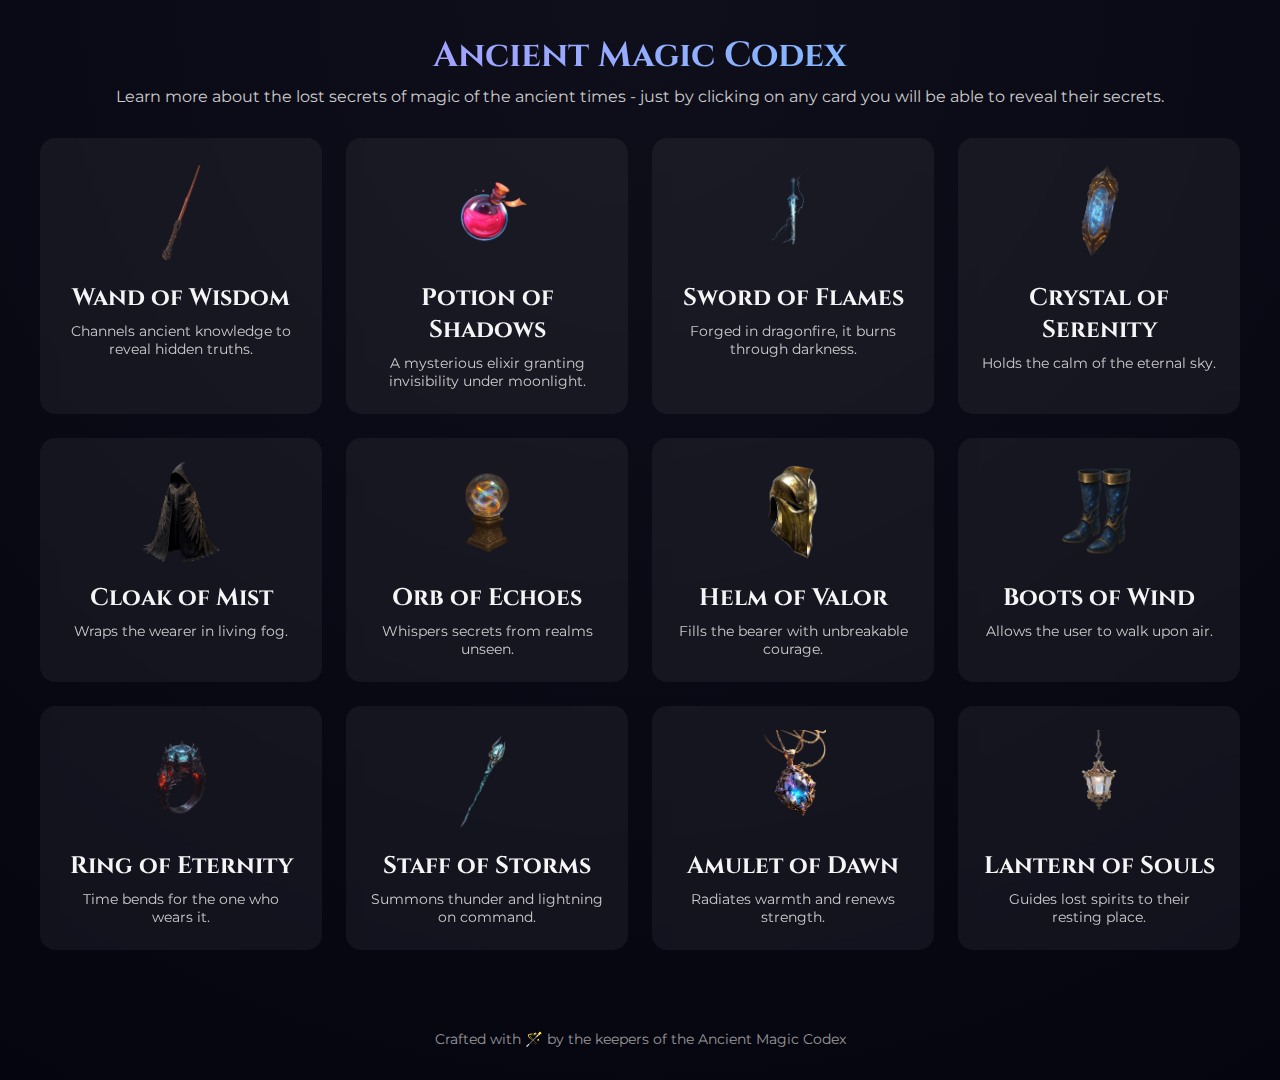
<file: index.html>
<!DOCTYPE html>
<html lang="en">
<head>
    <!-- Here we sets the Document type to HTML5-->
    <meta charset="UTF-8" />

    <!-- Making the website or webpage responsive for mobile devices.-->
    <meta name="viewport" content="width=device-width, initial-scale=1.0" />
    <title>Ancient Magic Codex</title>

    <!-- I am importing custom fonts from google fonts.-->
    <link href="https://fonts.googleapis.com/css2?family=Cinzel:wght@600&family=Montserrat:wght@300;600&display=swap" rel="stylesheet">

    <!-- Linked the external CSS file for styling n all...-->
    <link rel="stylesheet" href="style.css" />
</head>
<body>

    <!-- Header of the website.-->
    <header class="header">

        <!-- Emoji was looking odd so i removed it now it's looking good ig😁 -->
        <h1 class="title"> Ancient Magic Codex </h1>
        <p class="subtitle">Learn more about the lost secrets of magic of the ancient times - just by clicking on any card you will be able to reveal their secrets.</p>
    </header>
    <main>

        <!--here i will add cards by javascript.-->
        <div class="card-container" id="cardContainer"></div>
    </main>

    <footer class="footer">
        <p>Crafted with 🪄 by the keepers of the Ancient Magic Codex</p>
    </footer>

<!--linking the javaScript here now.-->
    <script src="script.js"></script>
</body>
</html>
</file>
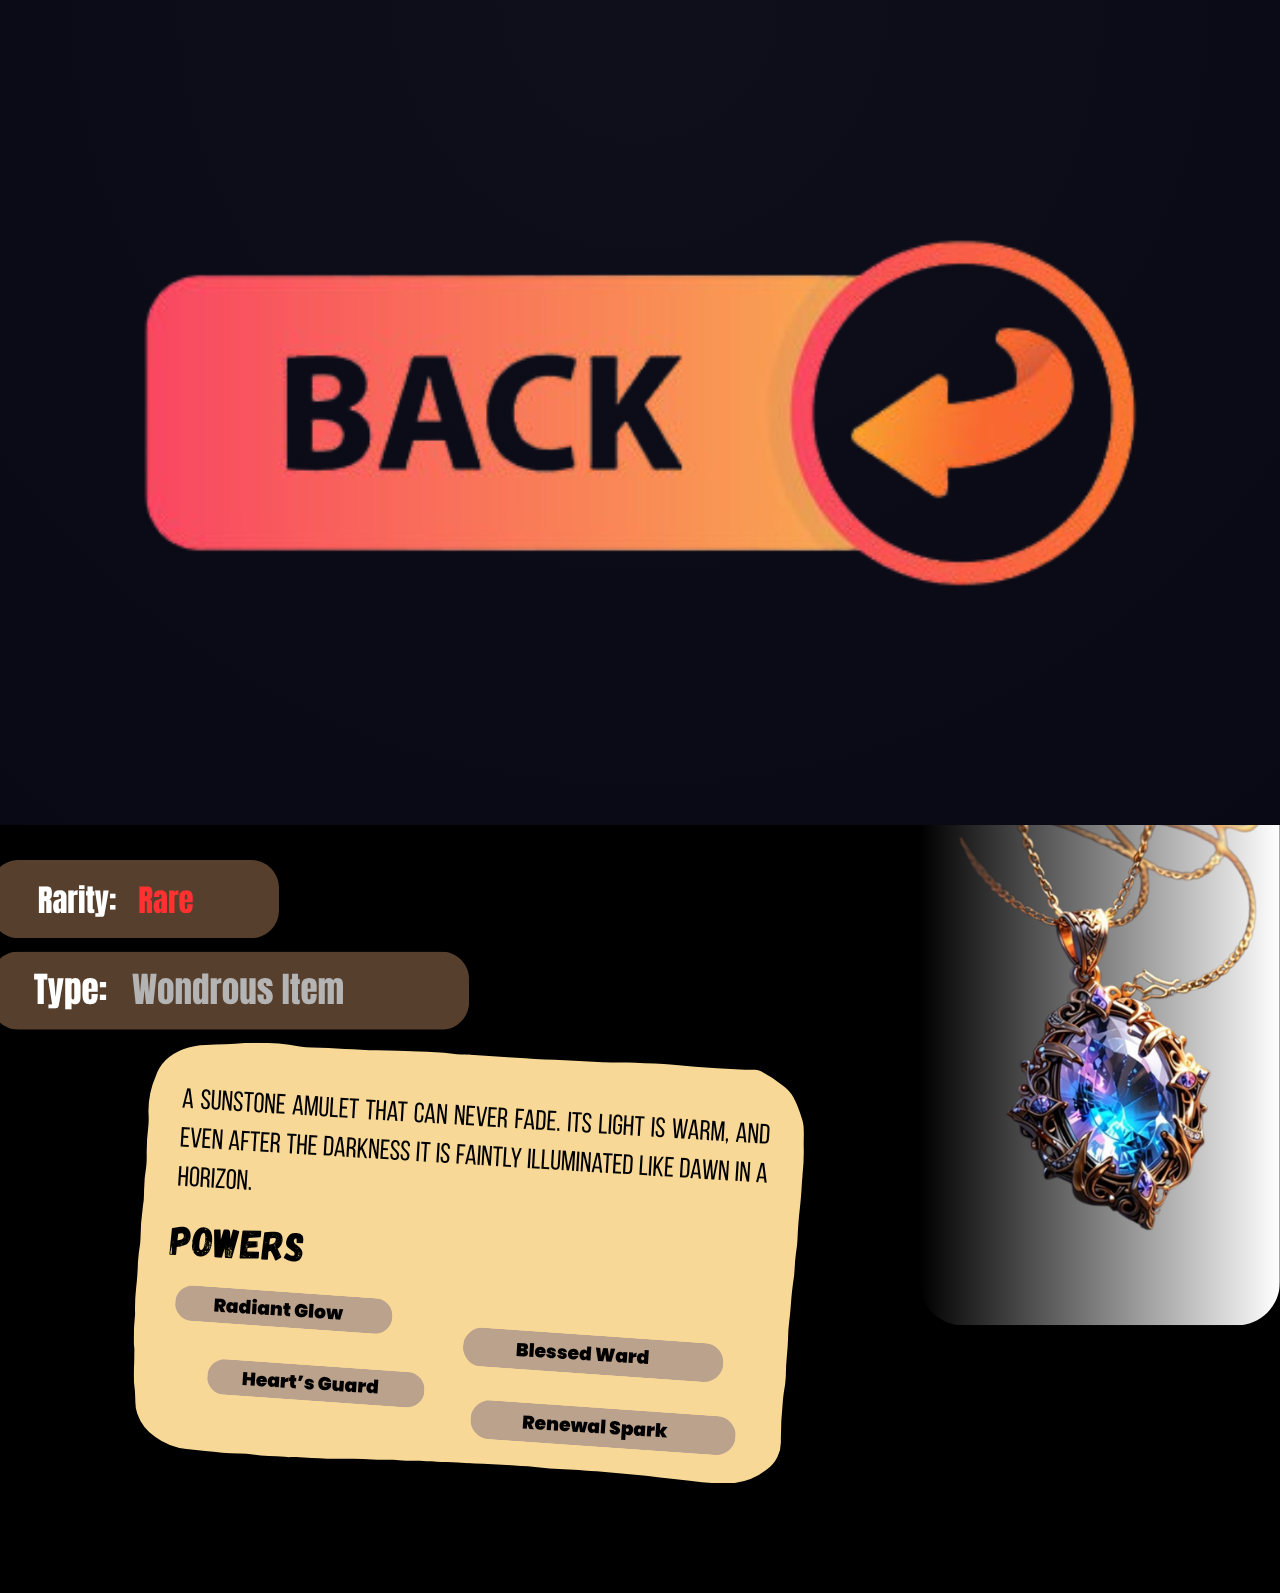
<file: amulet.html>
<!DOCTYPE html>
<html lang="en">
<head>
  <meta charset="UTF-8">
  <meta name="viewport" content="width=device-width, initial-scale=1.0">
  <title>Amulet of Dawn</title>
  <link rel="stylesheet" href="style.css">
</head>
<body class="item-page">

  <!-- Back button (bottom left side) -->
  <img 
    src="assets/back-button.png" 
    alt="Back Button" 
    class="back-img-btn" 
    onclick="window.location.href='index.html'">

  <!-- Main image of the Amulet with all the details on the image when you click on the card of amulet -->
  <img 
    src="assets/Amulet_Page.png" 
    alt="Amulet of Dawn" 
    class="item-full">

</body>
</html>
</file>
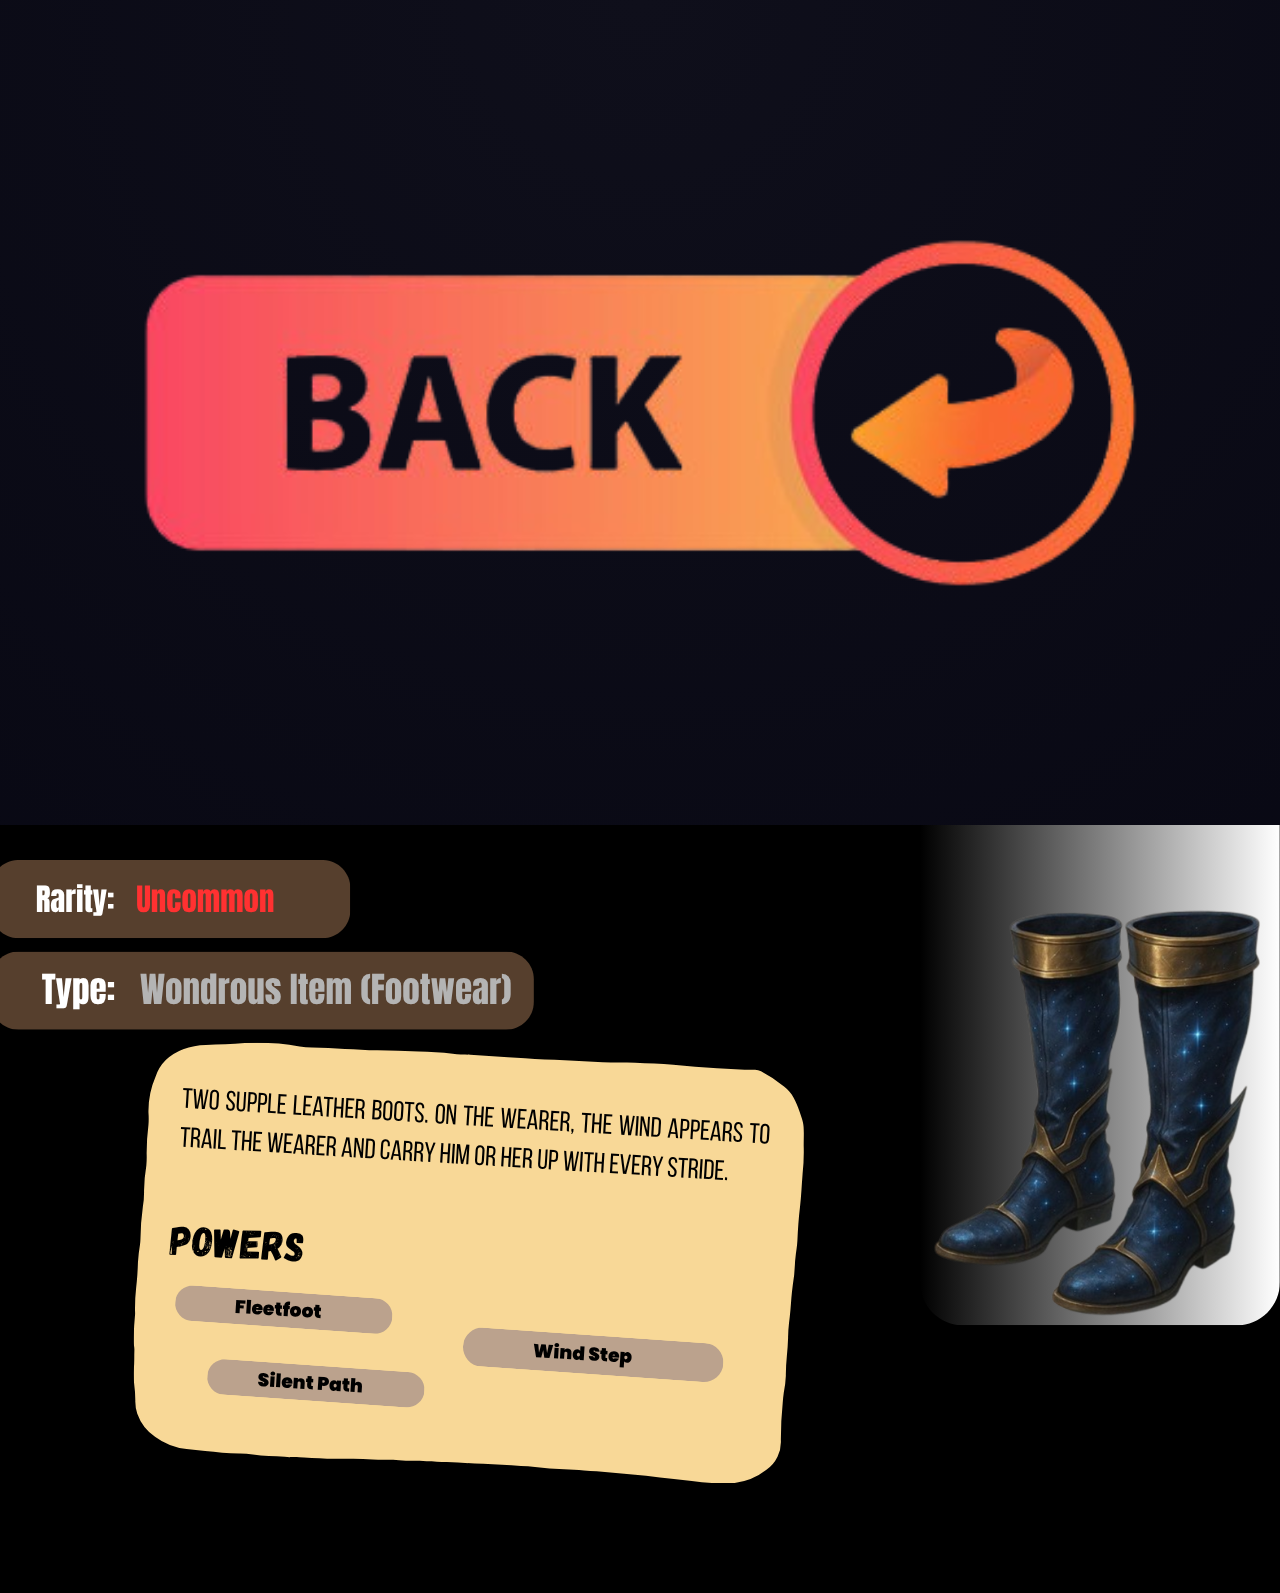
<file: boots.html>
<!DOCTYPE html>
<html lang="en">
<head>
  <meta charset="UTF-8">
  <meta name="viewport" content="width=device-width, initial-scale=1.0">
  <title>Boots of Wind</title>
  <link rel="stylesheet" href="style.css">
</head>
<body class="item-page">

  <!-- Back button (bottom left side) -->
  <img 
    src="assets/back-button.png" 
    alt="Back Button" 
    class="back-img-btn" 
    onclick="window.location.href='index.html'">

  <!-- Main image of the Boot with all the details on the image when you click on the card of boot -->
  <img 
    src="assets/Boot_Page.png" 
    alt="Boots of Wind" 
    class="item-full">

</body>
</html>
</file>
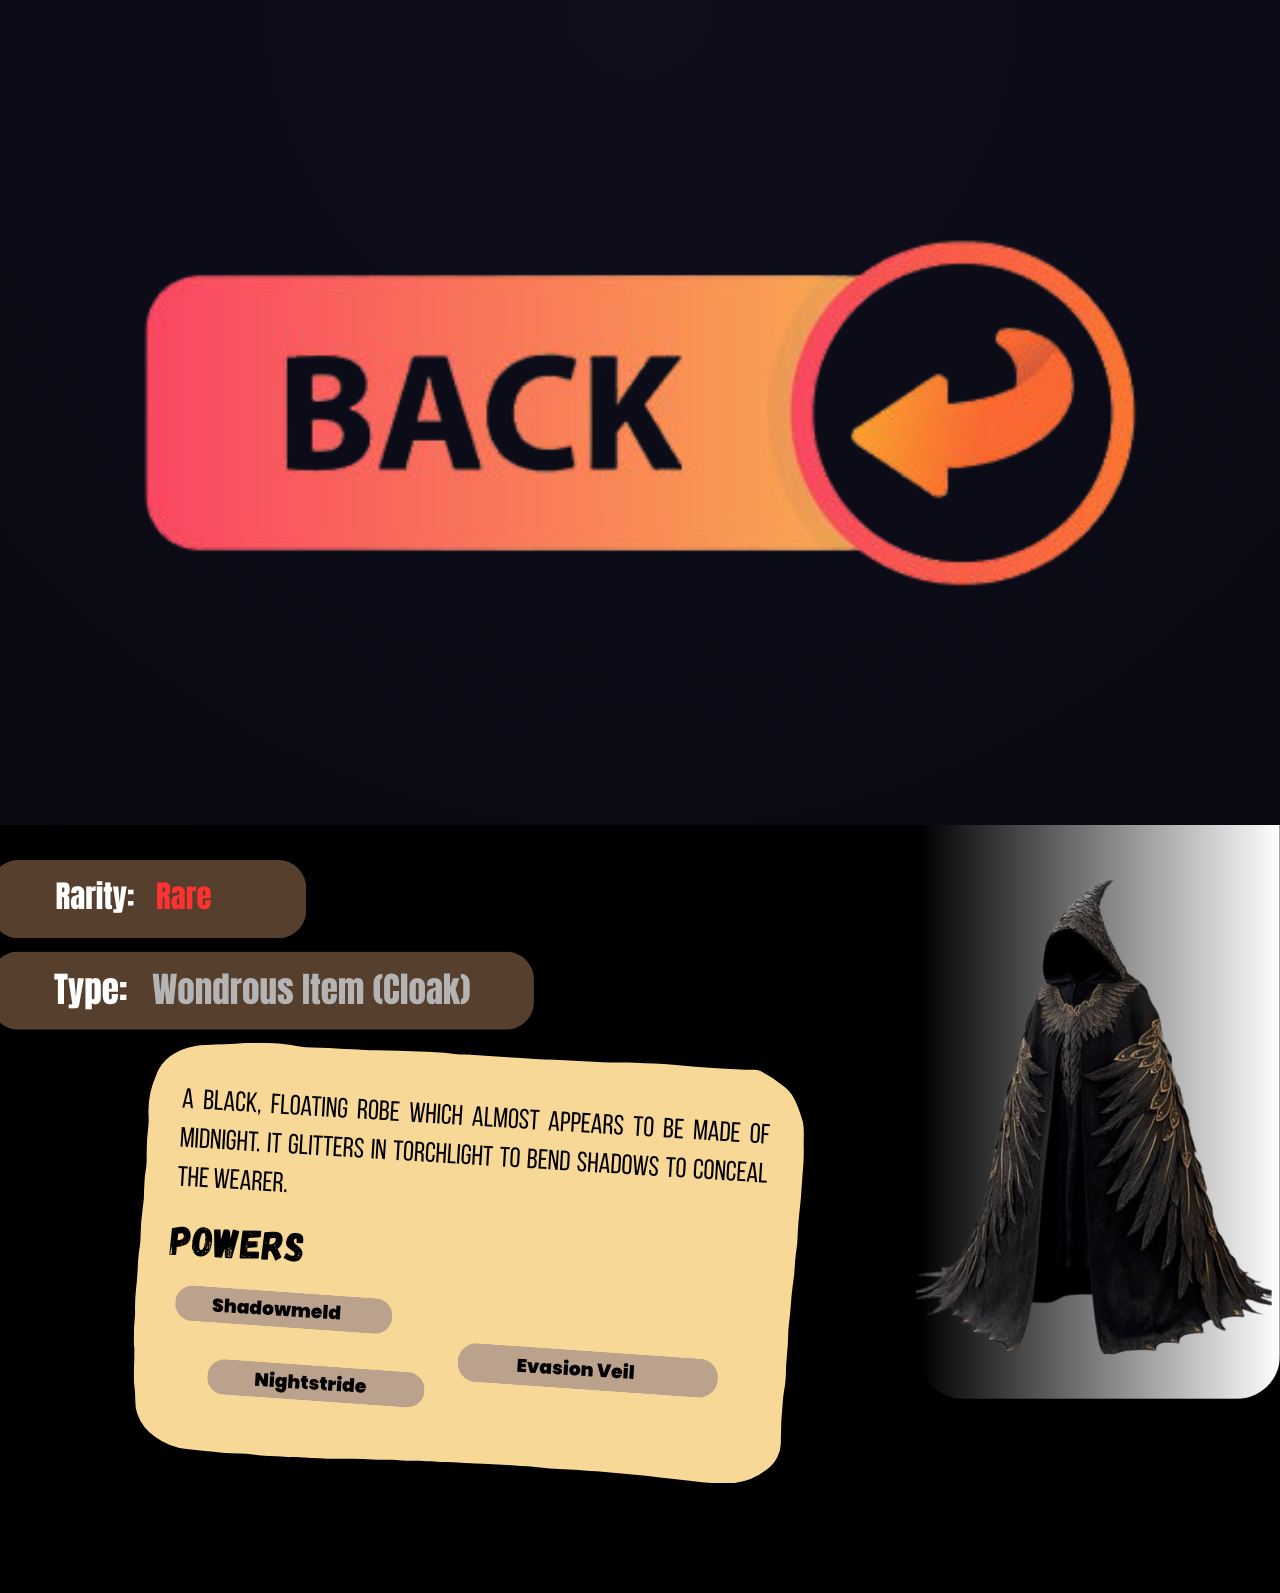
<file: cloak.html>
<!DOCTYPE html>
<html lang="en">
<head>
  <meta charset="UTF-8">
  <meta name="viewport" content="width=device-width, initial-scale=1.0">
  <title>Cloak of Mist</title>
  <link rel="stylesheet" href="style.css">
</head>
<body class="item-page">

  <!-- Back button (bottom left side) -->
  <img 
    src="assets/back-button.png" 
    alt="Back Button" 
    class="back-img-btn" 
    onclick="window.location.href='index.html'">

  <!-- Main image of the Cloak with all the details on the image when you click on the card of cloak -->
  <img 
    src="assets/Cloak_Page.png" 
    alt="Cloak of Mist" 
    class="item-full">

</body>
</html>
</file>
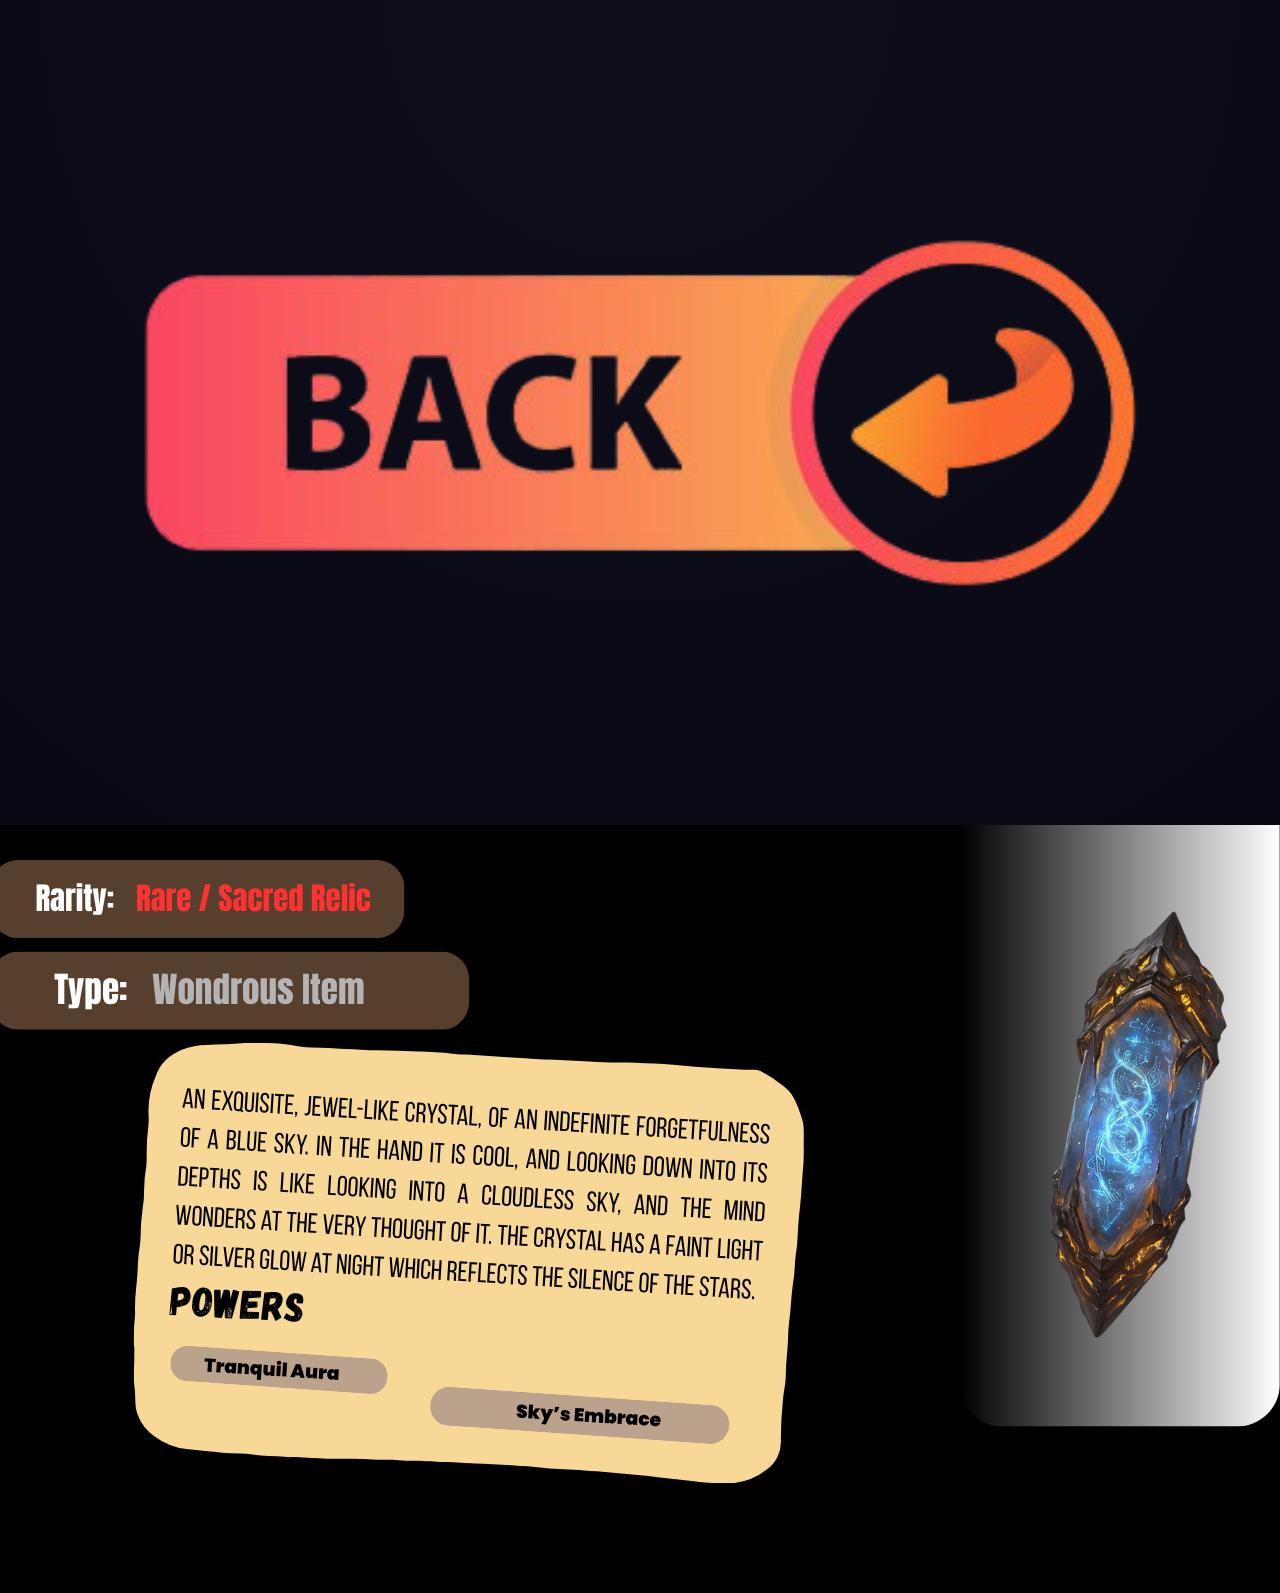
<file: crystal.html>
<!DOCTYPE html>
<html lang="en">
<head>
  <meta charset="UTF-8">
  <meta name="viewport" content="width=device-width, initial-scale=1.0">
  <title>Crystal of Serenity - Magic Relic</title>
  <link rel="stylesheet" href="style.css">
</head>
<body class="item-page">

  <!-- Back button (bottom left side) -->
  <img 
    src="assets/back-button.png" 
    alt="Back Button" 
    class="back-img-btn" 
    onclick="window.location.href='index.html'">

  <!-- Main image of the Crystal with all the details on the image when you click on the card of crystal -->
  <img 
    src="assets/Crystal_Page.png" 
    alt="Crystal of Serenity" 
    class="item-full">

</body>
</html>
</file>
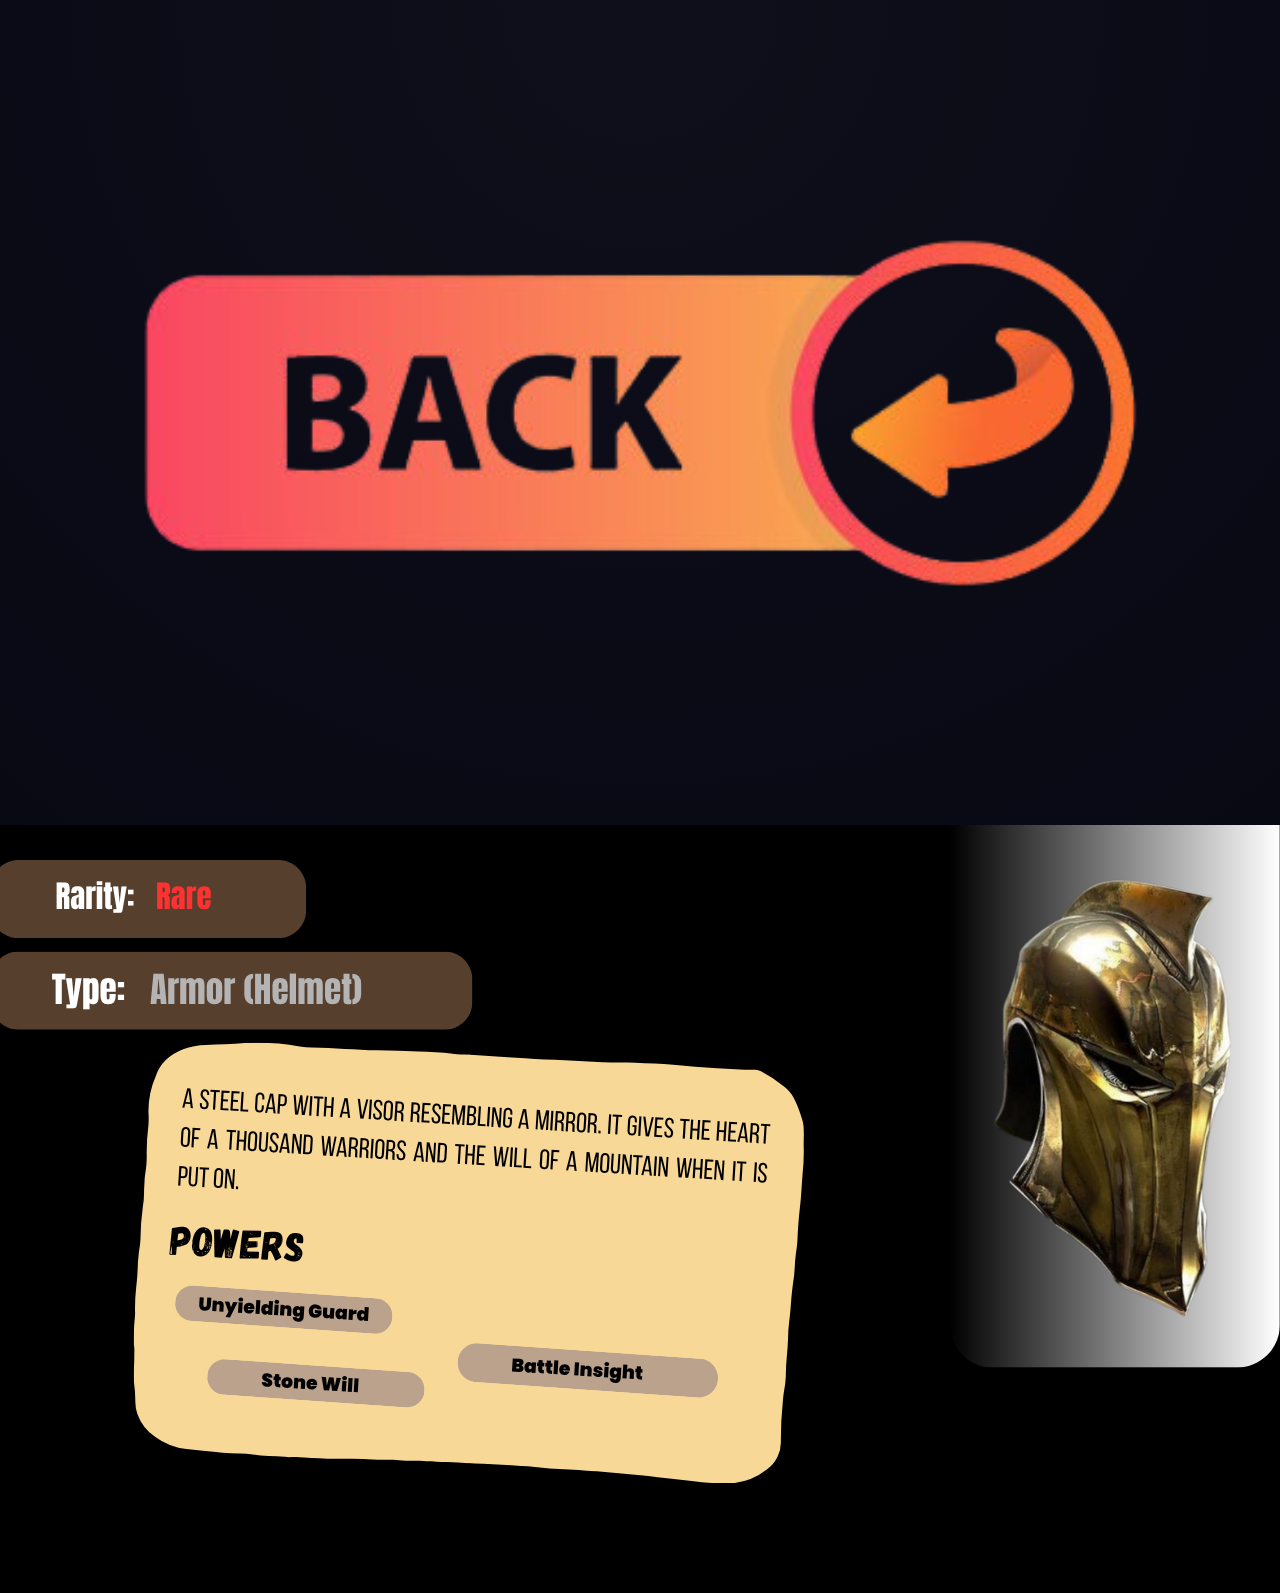
<file: helm.html>
<!DOCTYPE html>
<html lang="en">
<head>
  <meta charset="UTF-8">
  <meta name="viewport" content="width=device-width, initial-scale=1.0">
  <title>Helm of Valor</title>
  <link rel="stylesheet" href="style.css">
</head>
<body class="item-page">

  <!-- Back button (bottom left side) -->
  <img 
    src="assets/back-button.png" 
    alt="Back Button" 
    class="back-img-btn" 
    onclick="window.location.href='index.html'">

  <!-- Main image of the Helm with all the details on the image when you click on the card of helm -->
  <img 
    src="assets/Helm_Page.png" 
    alt="Helm of Valor" 
    class="item-full">

</body>
</html>
</file>
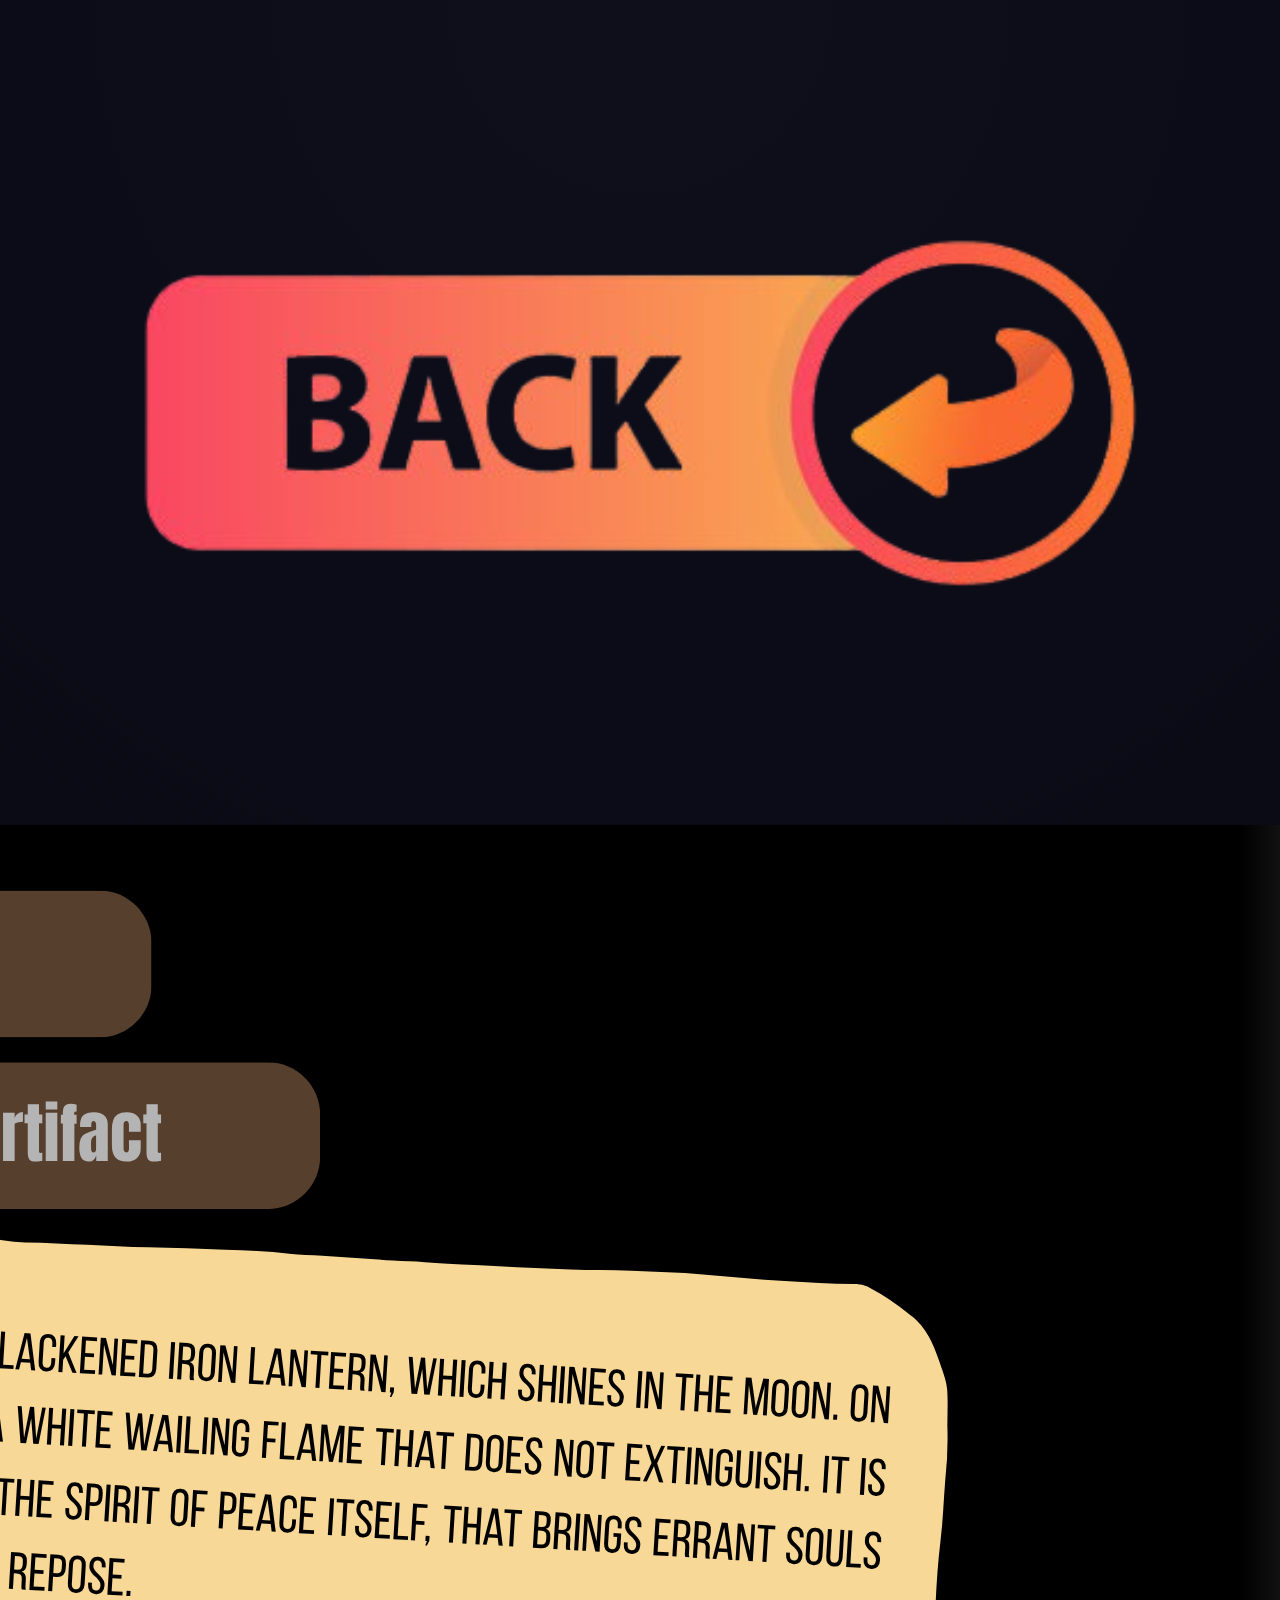
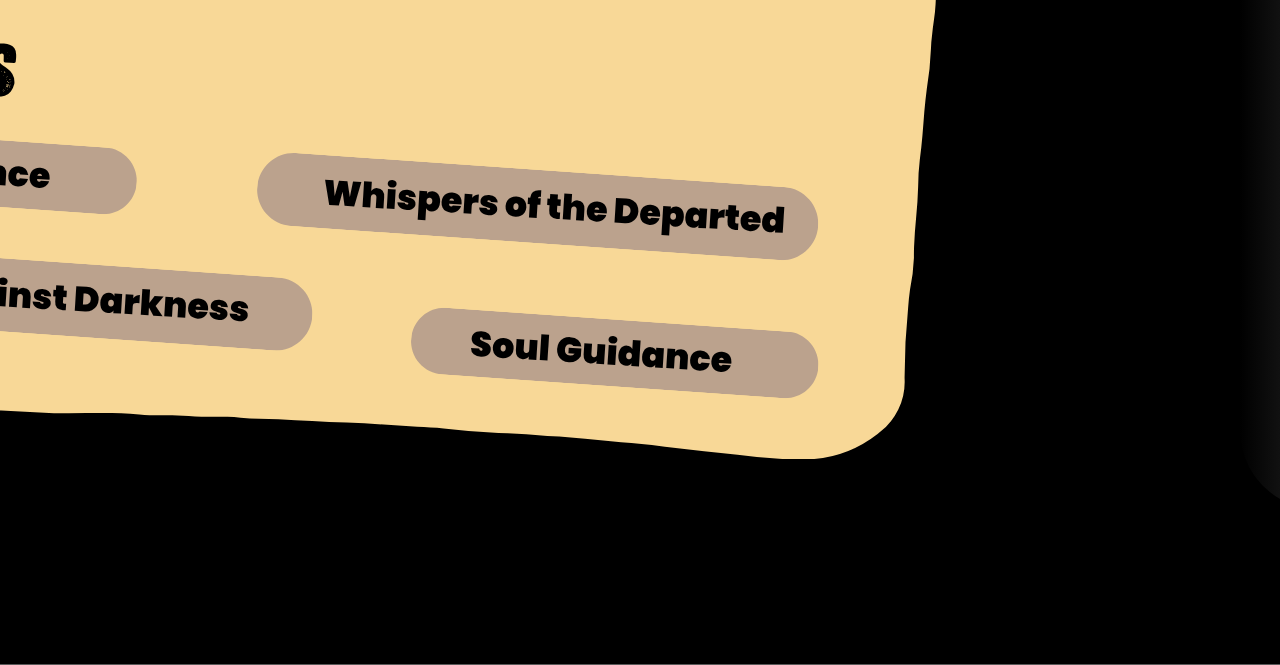
<file: item.html>
<!DOCTYPE html>
<html lang="en">
<head>
  <meta charset="UTF-8">
  <meta name="viewport" content="width=device-width, initial-scale=1.0">
  <title>Lantern of Souls - Magic Relic</title>
  <link rel="stylesheet" href="style.css">
</head>
<body class="item-page">

  <!-- user clicks the image on the left bottom "BACK" so this will take user to index.html -->
  <img 
    src="assets/back-button.png" 
    alt="Back Button" 
    class="back-img-btn"
    onclick="window.location.href='index.html'">

  <!-- Main image background for item -->
  <img src="assets/Lantern_Page.png" class="full-image" alt="Lantern of Souls">

</body>
</html>
</file>
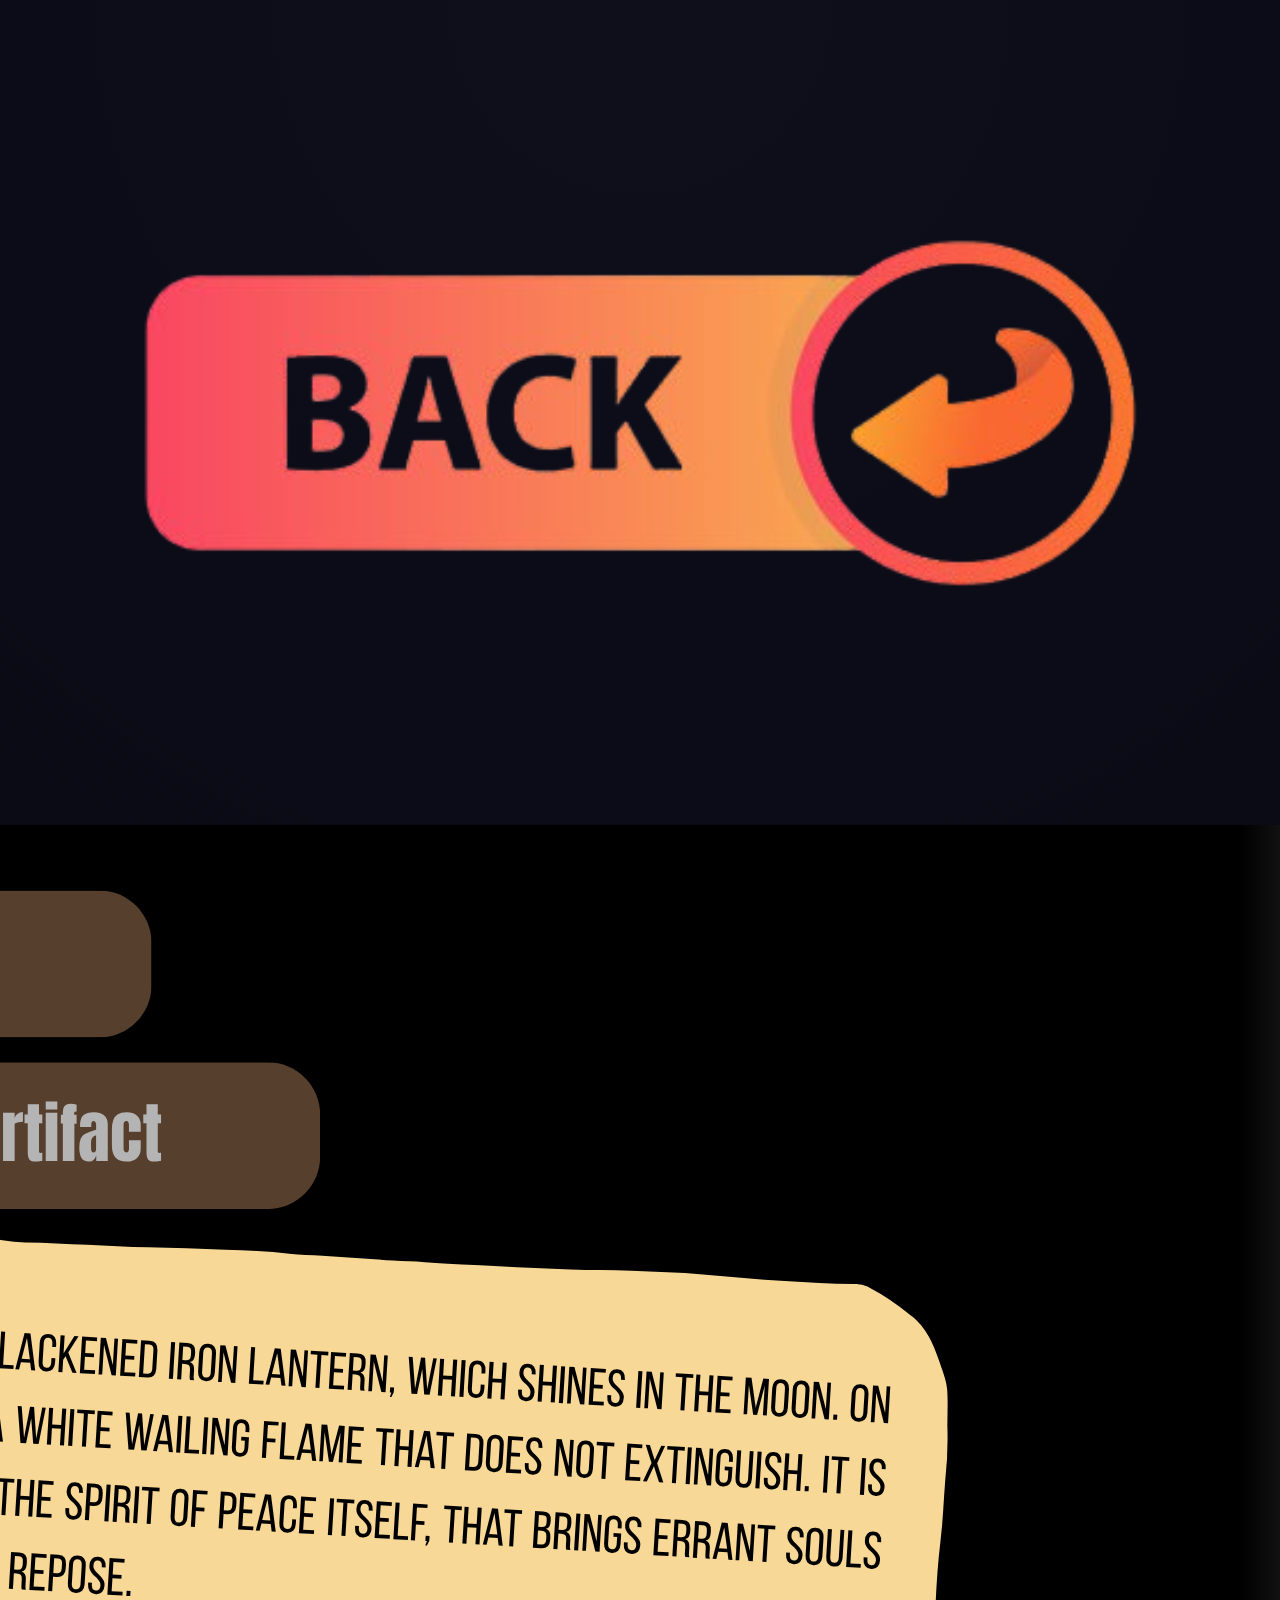
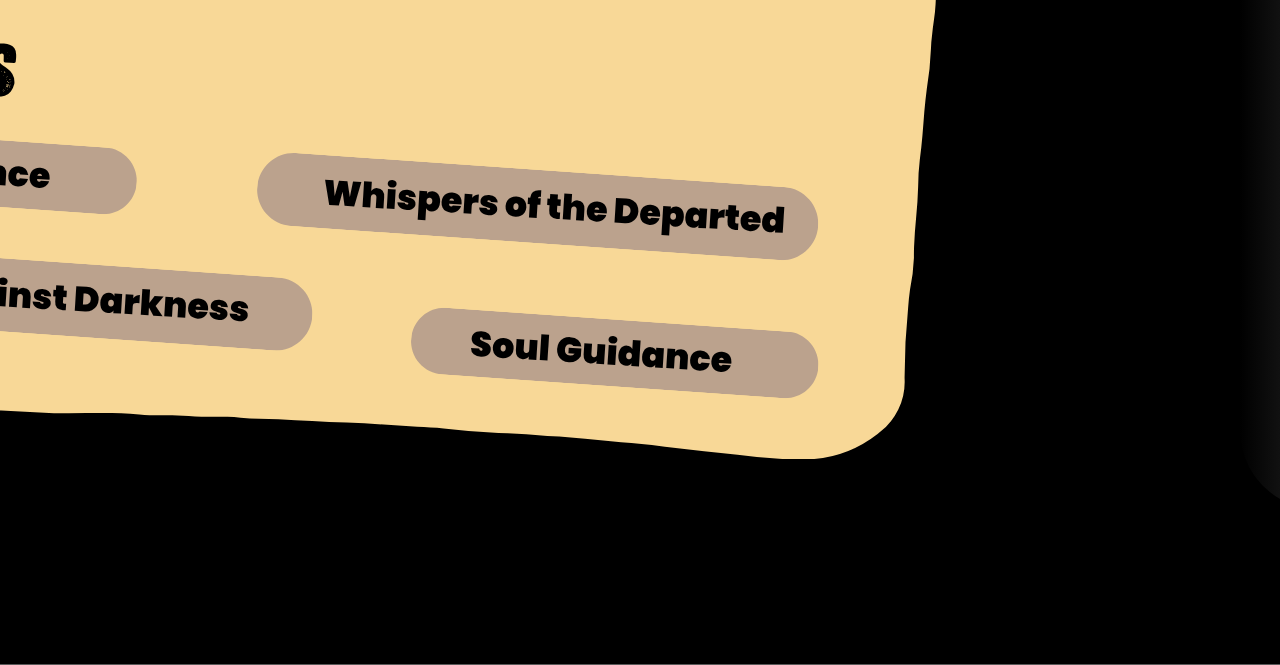
<file: lantern.html>
<!DOCTYPE html>
<html lang="en">
<head>
    <meta charset="UTF-8" />
    <meta name="viewport" content="width=device-width, initial-scale=1.0" />
    <title>Lantern of Souls</title>
    <link rel="stylesheet" href="style.css">
</head>
<body class="item-page">
<!-- Back Button with image that is inside assets -->
    <img
    src="assets/back-button.png"
    alt="Back to Codex"
    class="back-img-btn"
    onclick="window.location.href='index.html'">
    
<!-- A image that contains the details of the magic item -->
    <img
    src="assets/Lantern_Page.png"
    alt="Lantern of Souls"
    class="full-image">

</body>
</html>
</file>
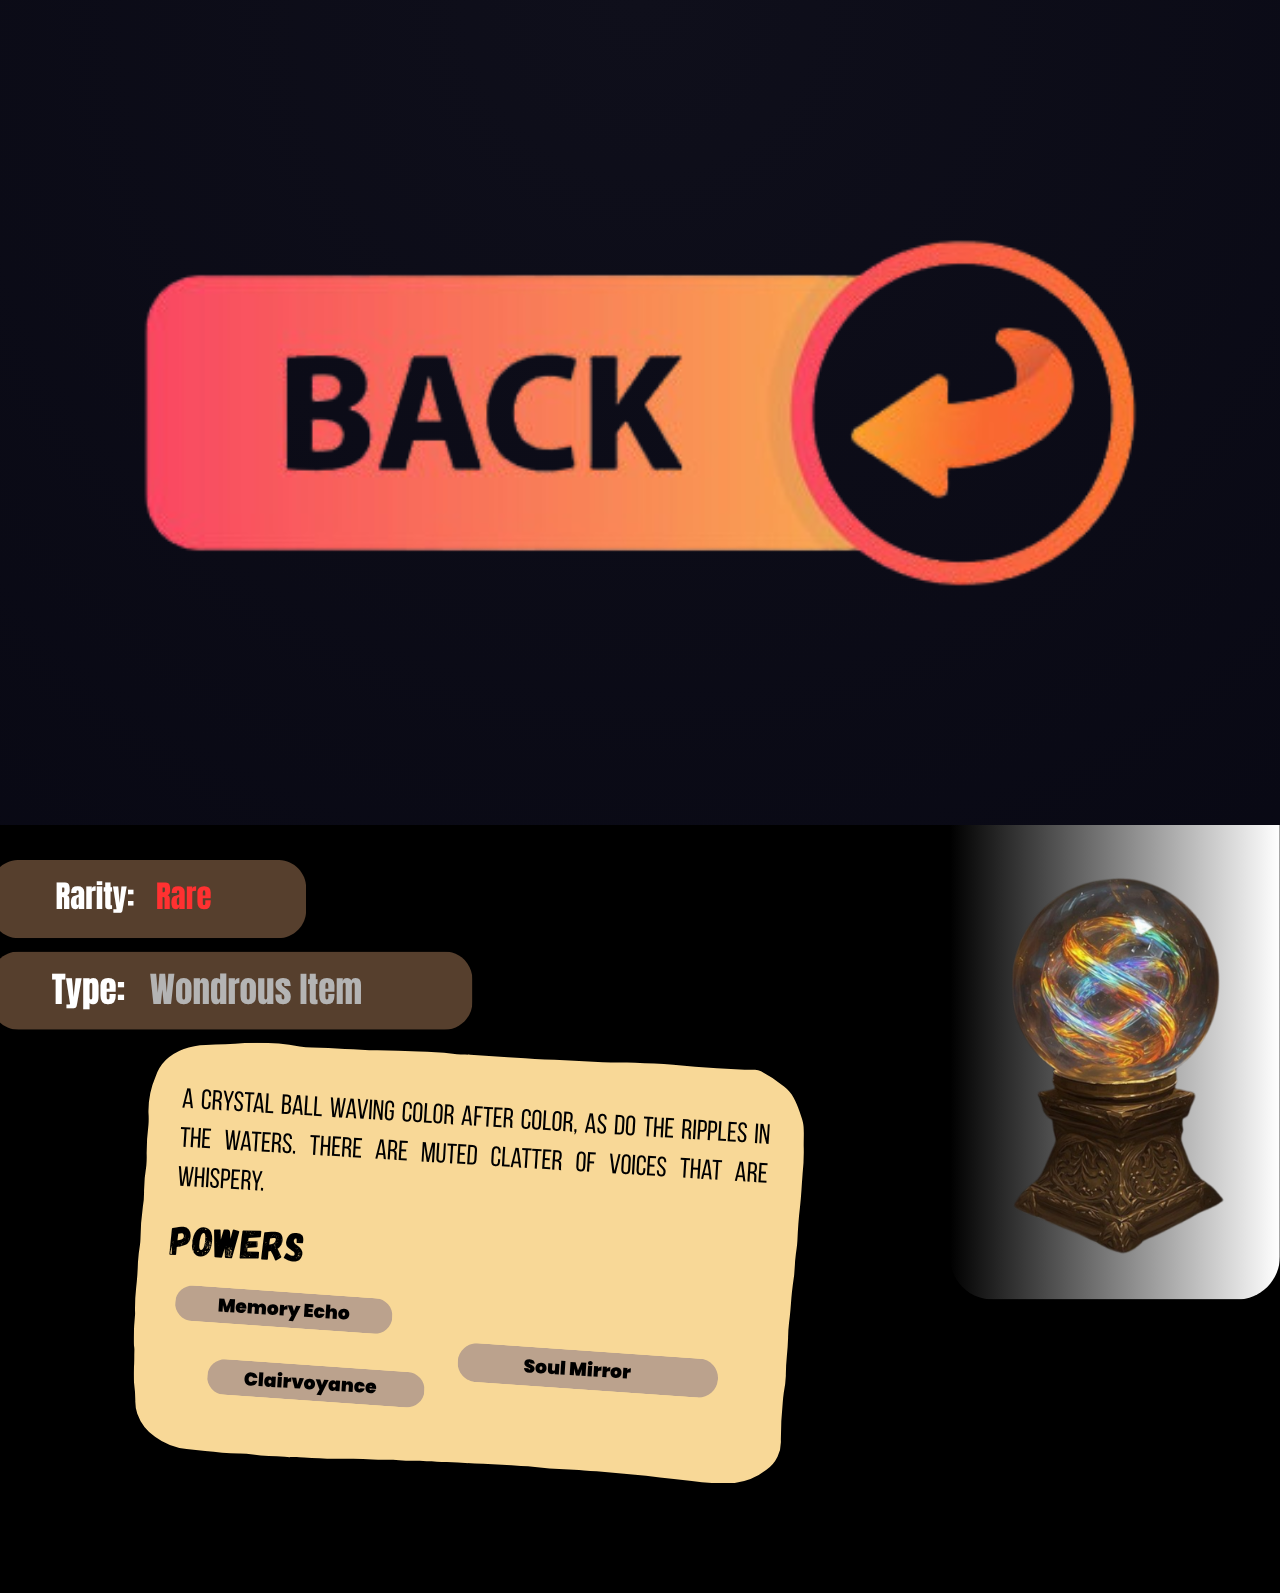
<file: orb.html>
<!DOCTYPE html>
<html lang="en">
<head>
  <meta charset="UTF-8">
  <meta name="viewport" content="width=device-width, initial-scale=1.0">
  <title>Orb of Echoes</title>
  <link rel="stylesheet" href="style.css">
</head>
<body class="item-page">

  <!-- Back button (bottom left side) -->
  <img 
    src="assets/back-button.png" 
    alt="Back Button" 
    class="back-img-btn" 
    onclick="window.location.href='index.html'">

  <!-- Main image of the Orb with all the details on the image when you click on the card of orb -->
  <img 
    src="assets/Orb_Page.png" 
    alt="Orb of Echoes" 
    class="item-full">

</body>
</html>
</file>
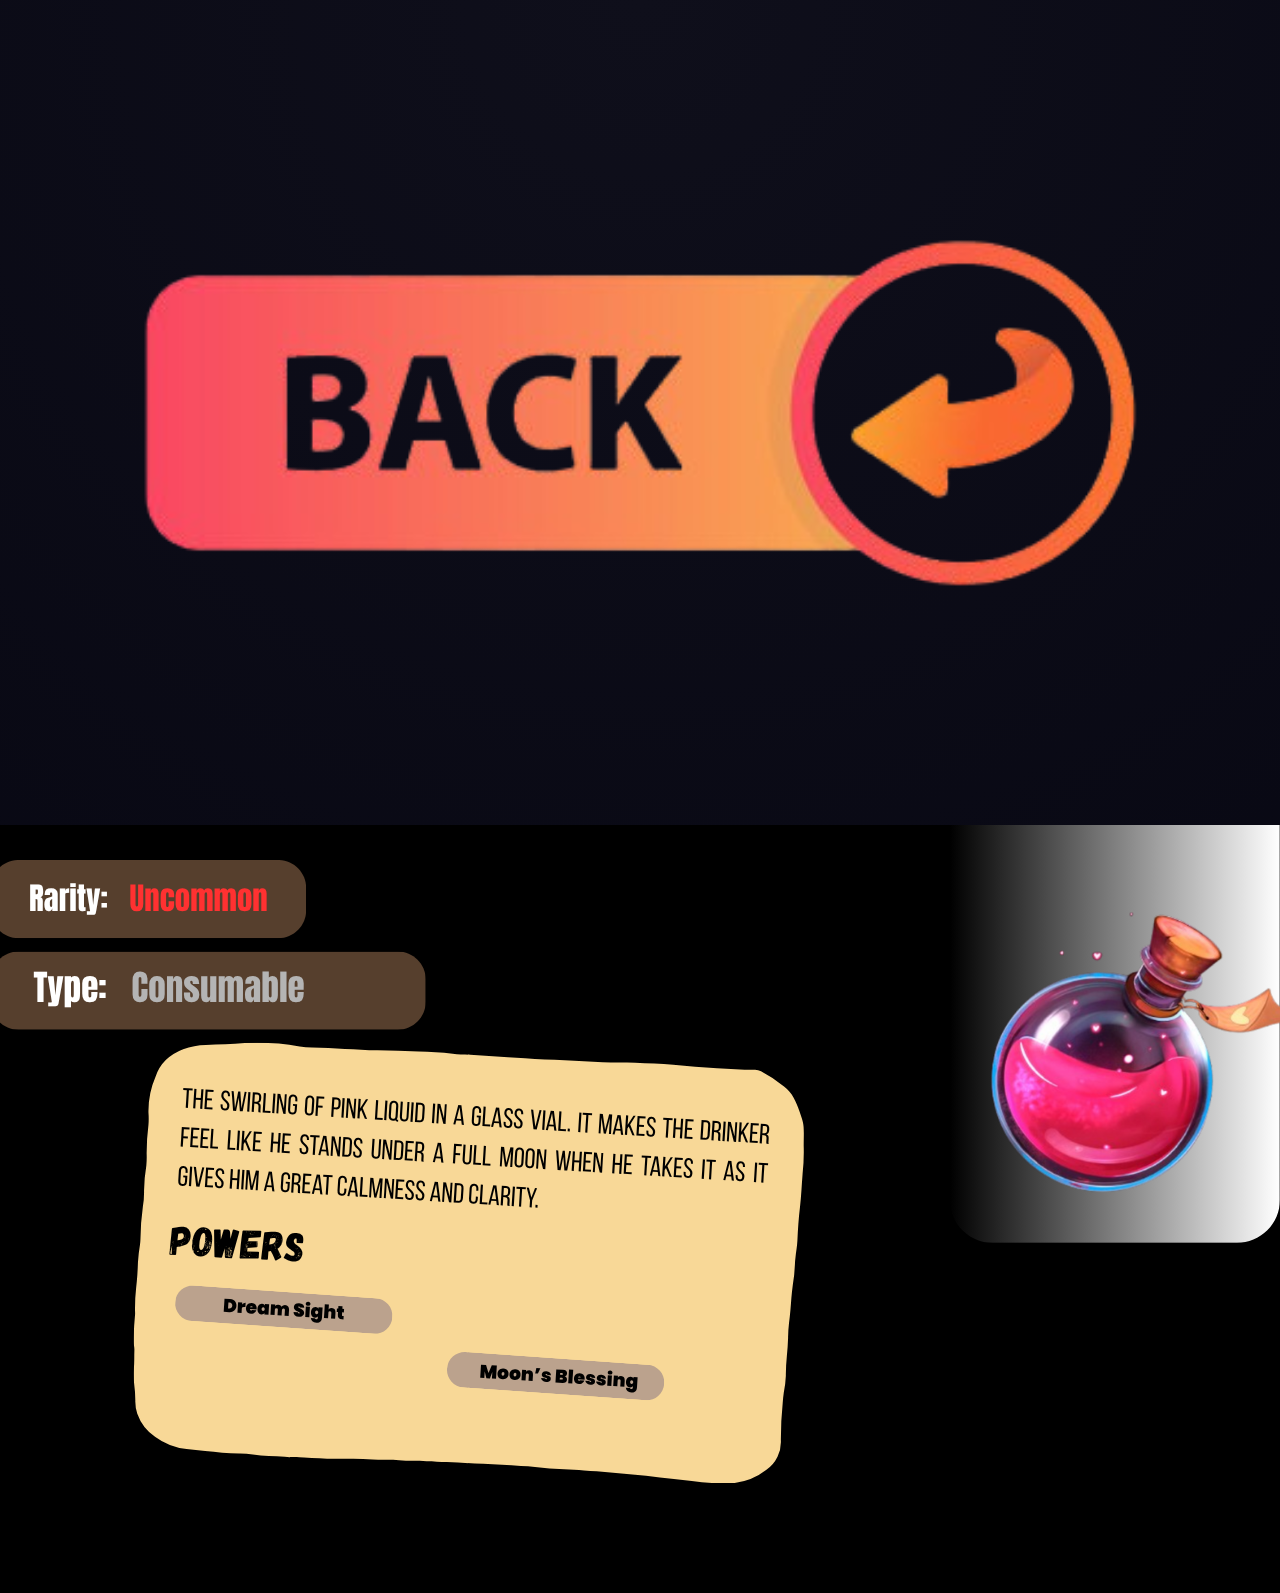
<file: potion.html>
<!DOCTYPE html>
<html lang="en">
<head>
  <meta charset="UTF-8">
  <meta name="viewport" content="width=device-width, initial-scale=1.0">
  <title>Wand of Wisdom</title>
  <link rel="stylesheet" href="style.css">
</head>
<body class="item-page">

  <!-- Back button (bottom left side) -->
  <img 
    src="assets/back-button.png" 
    alt="Back Button" 
    class="back-img-btn" 
    onclick="window.location.href='index.html'">

  <!-- Main image of the potion with all the details on the image when you click on the card of potion -->
  <img 
    src="assets/Potion_Page.png" 
    alt="Potion of Shadows" 
    class="item-full">

</body>
</html>
</file>
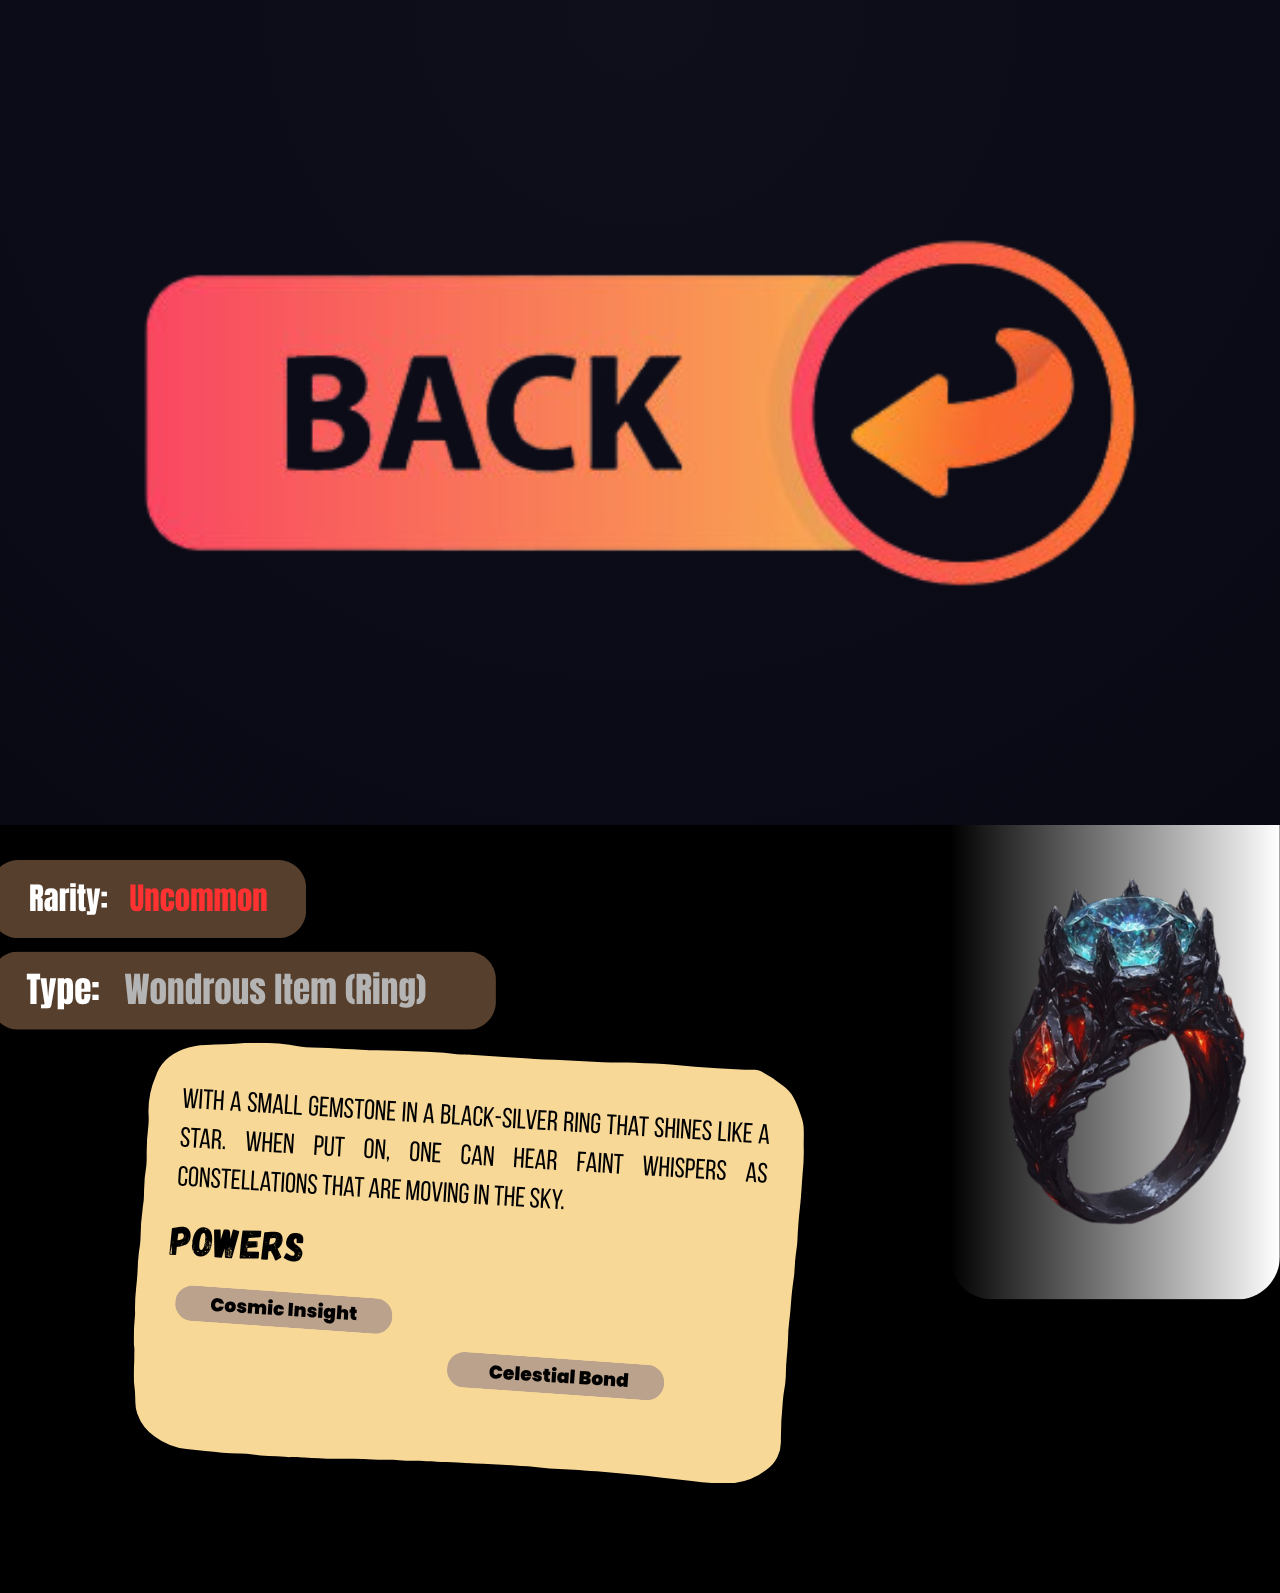
<file: ring.html>
<!DOCTYPE html>
<html lang="en">
<head>
  <meta charset="UTF-8">
  <meta name="viewport" content="width=device-width, initial-scale=1.0">
  <title>Ring of Eternity</title>
  <link rel="stylesheet" href="style.css">
</head>
<body class="item-page">

  <!-- Back button (bottom left side) -->
  <img 
    src="assets/back-button.png" 
    alt="Back Button" 
    class="back-img-btn" 
    onclick="window.location.href='index.html'">

  <!-- Main image of the ring with all the details on the image when you click on the card of ring -->
  <img 
    src="assets/Ring_Page.png" 
    alt="Ring of Eternity" 
    class="item-full">

</body>
</html>
</file>
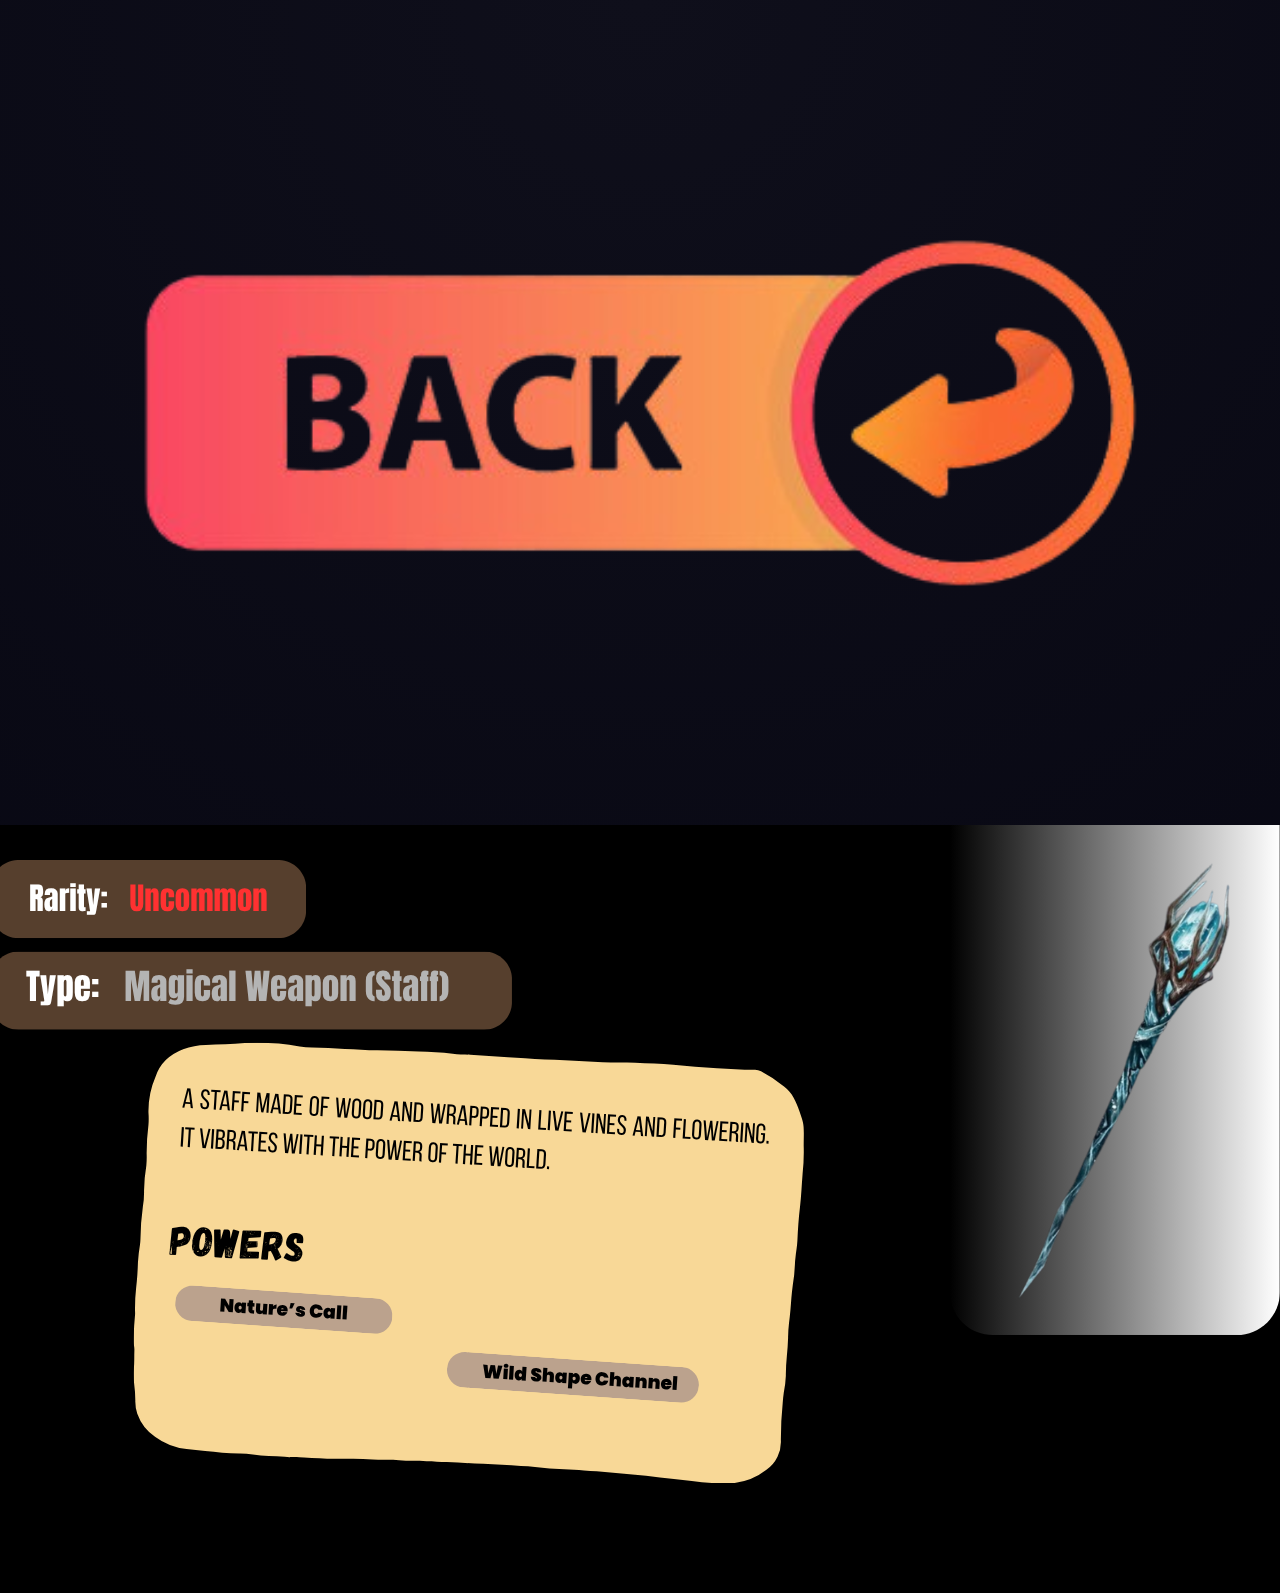
<file: staff.html>
<!DOCTYPE html>
<html lang="en">
<head>
  <meta charset="UTF-8">
  <meta name="viewport" content="width=device-width, initial-scale=1.0">
  <title>Staff of Storms</title>
  <link rel="stylesheet" href="style.css">
</head>
<body class="item-page">

  <!-- Back button (bottom left side) -->
  <img 
    src="assets/back-button.png" 
    alt="Back Button" 
    class="back-img-btn" 
    onclick="window.location.href='index.html'">

  <!-- Main image of the Staff with all the details on the image when you click on the card of staff -->
  <img 
    src="assets/Staff_Page.png" 
    alt="Staff of Storms" 
    class="item-full">

</body>
</html>
</file>
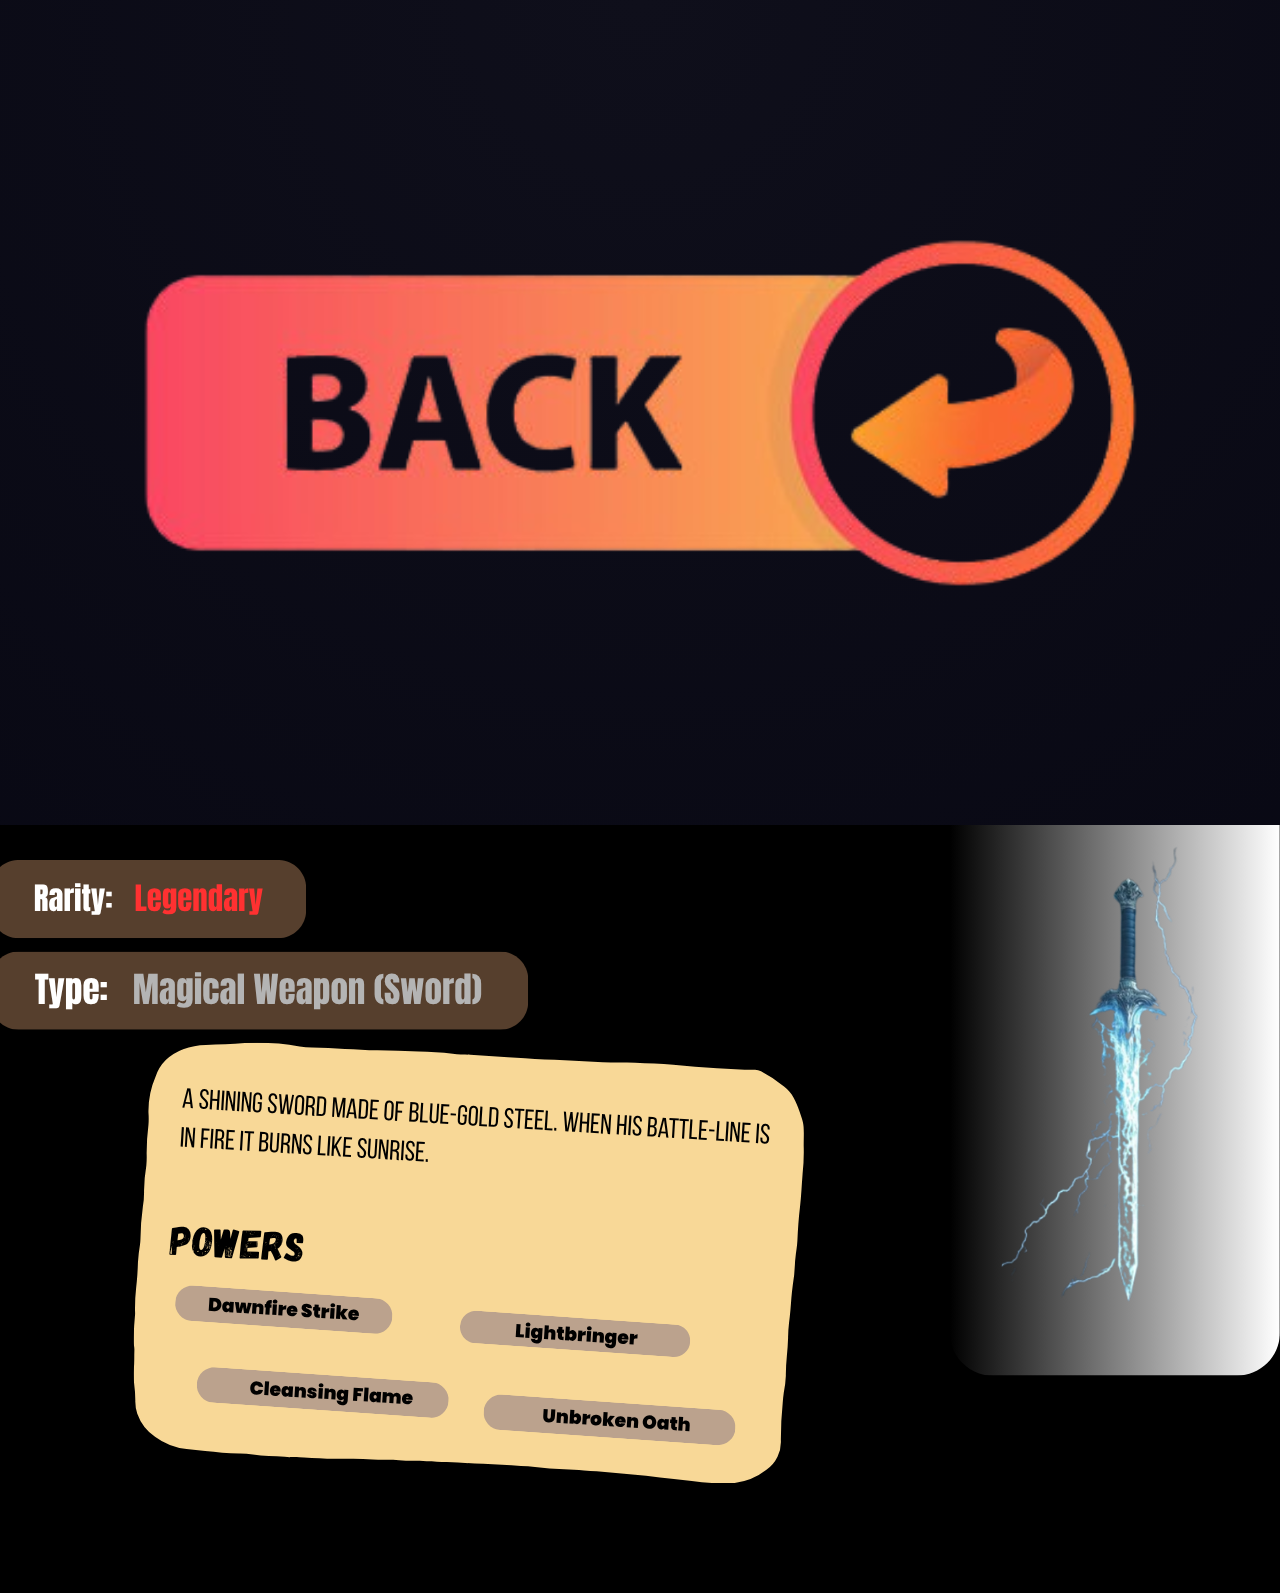
<file: sword.html>
<!DOCTYPE html>
<html lang="en">
<head>
  <meta charset="UTF-8">
  <meta name="viewport" content="width=device-width, initial-scale=1.0">
  <title>Sword of Flames</title>
  <link rel="stylesheet" href="style.css">
</head>
<body class="item-page">

  <!-- Back button (bottom left side) -->
  <img 
    src="assets/back-button.png" 
    alt="Back Button" 
    class="back-img-btn" 
    onclick="window.location.href='index.html'">

  <!-- Main image of the Sword with all the details on the image when you click on the card of sword -->
  <img 
    src="assets/Sword_Page.png" 
    alt="Sword of Flames" 
    class="item-full">

</body>
</html>
</file>
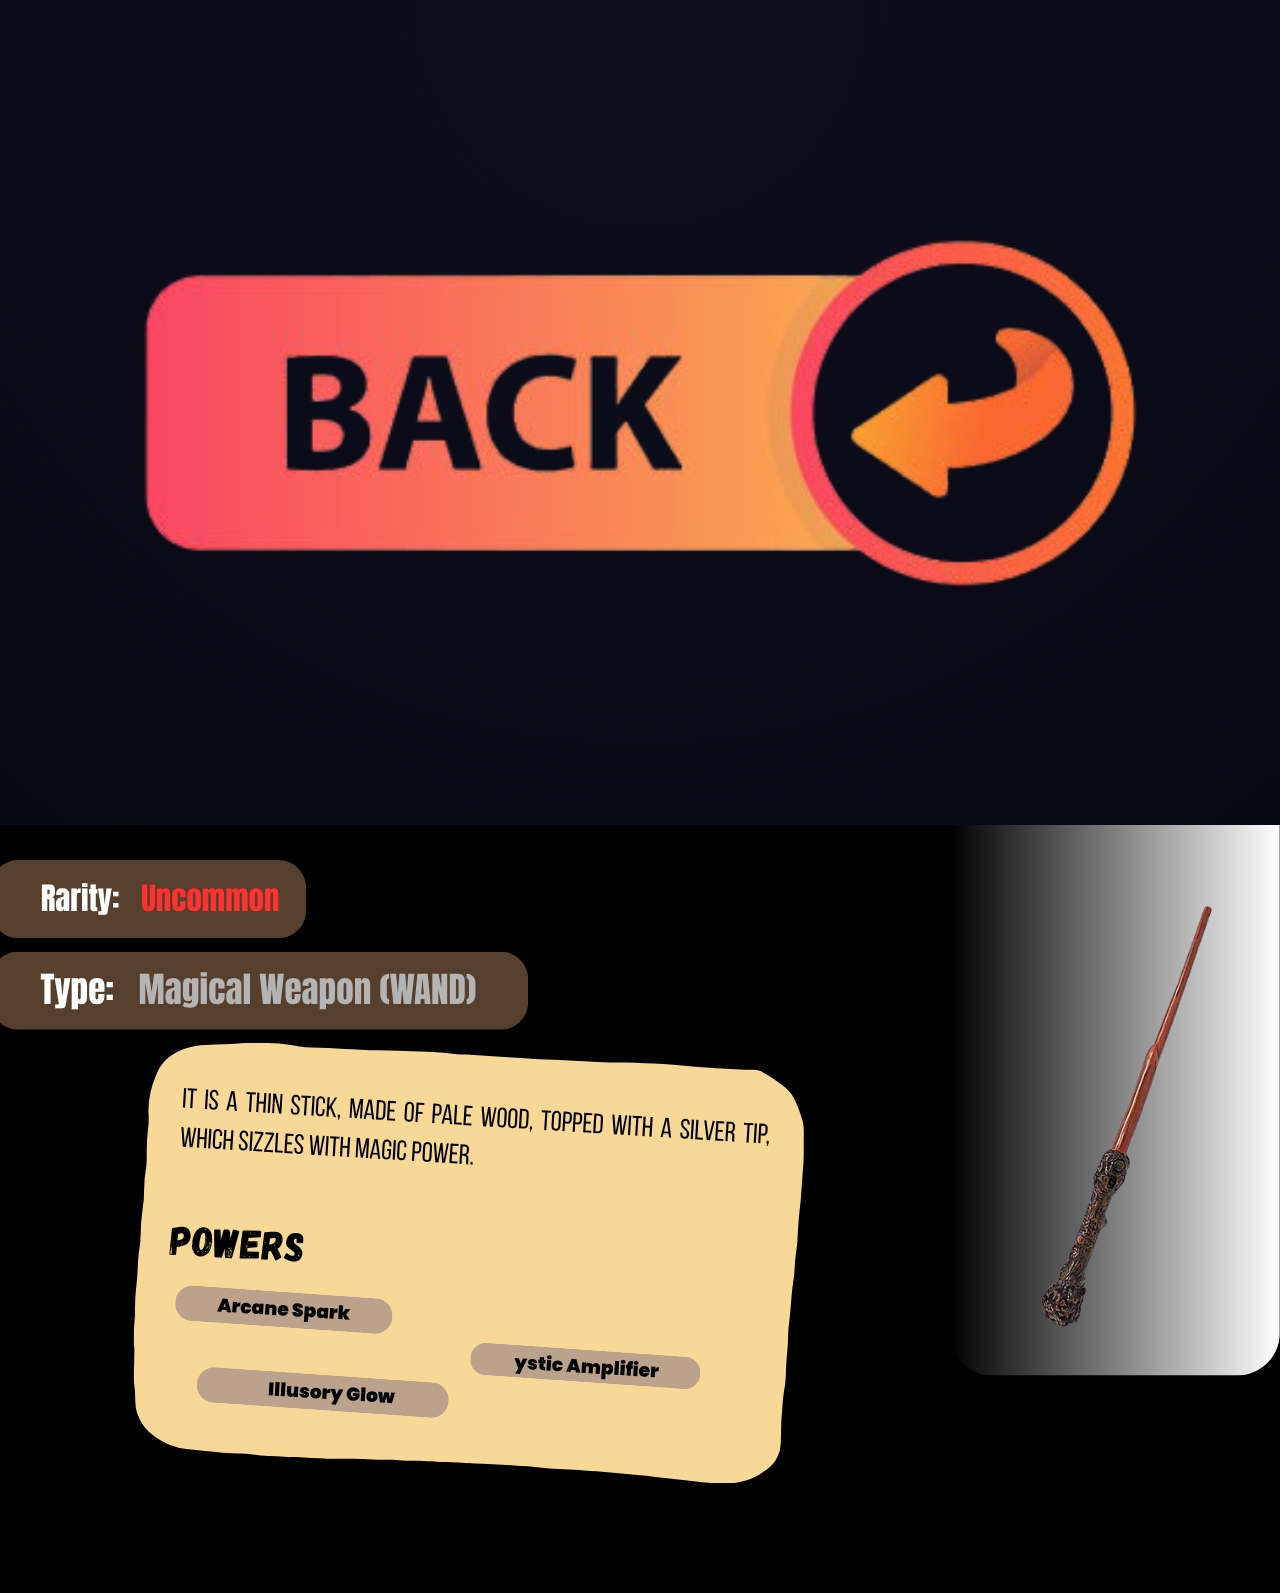
<file: wand.html>
<!DOCTYPE html>
<html lang="en">
<head>
  <meta charset="UTF-8">
  <meta name="viewport" content="width=device-width, initial-scale=1.0">
  <title>Wand of Wisdom</title>
  <link rel="stylesheet" href="style.css">
</head>
<body class="item-page">

  <!-- Back button (bottom left side) -->
  <img 
    src="assets/back-button.png" 
    alt="Back Button" 
    class="back-img-btn" 
    onclick="window.location.href='index.html'">

  <!-- Main image of the Wand with all the details on the image when you click on the card of Wand -->
  <img 
    src="assets/Wand_Page.png" 
    alt="Wand of Wisdom" 
    class="item-full">

</body>
</html>
</file>
<file: style.css>
* {
    margin: 0;
    padding: 0;
    box-sizing: border-box;
}

body {
    font-family: "Montserrat", sans-serif;
    background: radial-gradient(circle at top, #0f0f1b, #050510);
    color: #f5f5f5;
    min-height: 100vh;
    display: flex;
    flex-direction: column;
    align-items: center;
}

.header {
    text-align: center;
    padding: 2rem 1rem;
}

.title {
    font-family: "Cinzel", serif;
    font-size: 2.2rem;
}

/* The main title on the top of the website you will see.*/
.title {
    font-family: "Cinzel", serif;
    font-size: 2.2rem;

    /* Gradient Text effect in the title.*/
    background: linear-gradient(90deg, #b993ff, #6ec6ff);
    background-clip: text;
    -webkit-background-clip: text;
    -webkit-text-fill-color: transparent;
    animation: glowTitle 4s infinite alternate;
}

/* Glowing effect on the title after gradient text effect.*/
@keyframes glowTitle {
    0% { text-shadow: 0 0 10px #9b59b6;}
    100% { text-shadow: 0 0 25px #8e44ad;}
}

/* These are the subtitle you will see inside the title.*/
.subtitle {
    color: #ccc;
    margin-top: 0.5rem;
    font-size: 1rem;
}

/* Here is the main grid which contains cards.*/
.card-container {
    width: 90;
    max-width: 1200px;
    display: grid;
    grid-template-columns: repeat(auto-fit, minmax(250px, 1fr));
    gap: 1.5rem;
    padding-bottom: 3rem;
}

.card {
    background: rgba(255, 255, 255, 0.05);
    border-radius: 15px;
    padding: 1.5rem;
    text-align: center;
    cursor: pointer;
    transition: transform 0.4s ease, box-shadow 0.4s ease;
    backdrop-filter: blur(8px);
    position: relative;
    overflow: hidden;
}

/* Here is the hover animation for the CARD.*/
.card:hover {
    transform: translate(-10px) scale(1.03);
}

/* glowing effect as per the card type.*/
.card[data-color="purple"]:hover { box-shadow: 0 0 30px 10px #9b59b6;}
.card[data-color="blue"]:hover { box-shadow: 0 0 30px 10px #3498db;}
.card[data-color="green"]:hover {box-shadow: 0 0 30px 10px #2ecc71;}
.card[data-color="gold"]:hover {box-shadow: 0 0 30px 10px #f1c401;}
.card[data-color="red"]:hover {box-shadow: 0 0 30px 10px #e74c3c;}

/* card image style */
.card img {
    width: 100px;
    height: 100px;
    object-fit: contain;
    margin-bottom: 1rem;
}

.card h2 {
    font-family: "Cinzel", serif;
    margin-bottom: 0.5rem;
}

.card p {
    color: #ccc;
    font-size: 0.9rem;
}

/* Item details (sepcial items)*/
.item-details {
    text-align: center;
    max-width: 700px;
    margin: 3rem auto;
    padding: 2rem;
    border-radius: 15px;
    background: rgba(255, 255, 255, 0.05);
    backdrop-filter: blur(10px);
}

/* a large image for card view so yu can see the details clearly.*/
.item-details img {
    width: 150px;
    height: 150px;
    object-fit: contain;
    margin-bottom: 1rem;
}

.item-details h2 {
    font-family: "Cinzel", serif;
    margin-bottom: 1rem;
}

.item-details p {
    line-height: 1.6;
    color: #ddd;
}

.back-btn {
    margin: 1rem;
    background: none;
    border: 2px solid #b993ff;
    color: #b993ff;
    padding: 0.5rem 1rem;
    border-radius: 8px;
    cursor: pointer;
    transition: 0.3s;
}

/* Button hover glowing effects.*/
.back-btn:hover {
    background: #b993ff;
    color: #000;
}

.footer {
    text-align: center;
    color: #999;
    padding: 2rem 1rem;
    font-size: 0.9rem;
}
</file>
